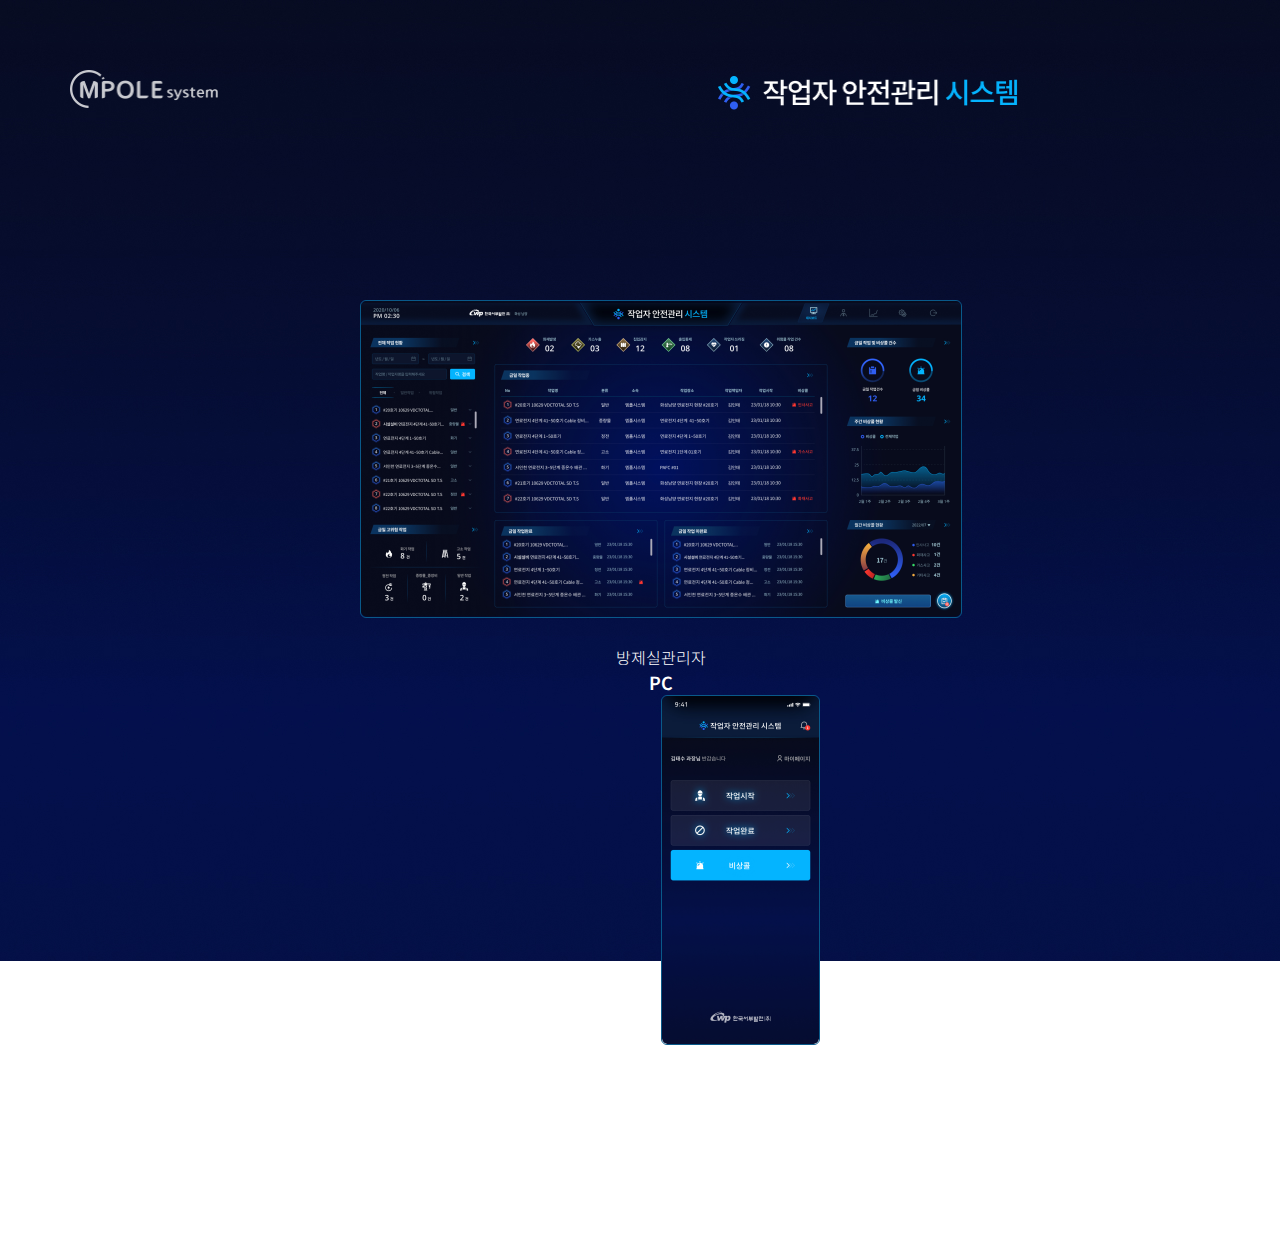
<file: index.html>
<!DOCTYPE html>
<html>
<head>
	<meta charset="UTF-8">
	<title>서부발전 작업자 안전관리 시스템 프로토타입</title>
	<style>
        @import url('https://fonts.googleapis.com/css2?family=Noto+Sans+KR:wght@100;300;400;500;700;900&display=swap');
        * {
            margin: 0px; padding: 0px;
            font-family: 'Noto Sans KR', sans-serif;
        }
        #wrap {
            background-image: url("img/bg.jpg");
            width: 100%;
            height: 961px;
            background-color: #080B1C;
                 
        }
        header {
/*            background-color: red;*/
            width: 1600px;
            margin: 0 auto;  
            padding: 70px;
            position: relative;
            
        }
        header .img1 {
            width: 148px;
            margin-right: 500px
        }
        header img {
            width: 303px;
            float: left;
        }
        
        
        header .img3{
            width: 148px;
            position: absolute;
            right: 70px;
        }
        main {
/*          background-color: red;*/
            color: #fff;
            padding: 160px 460px 120px 360px;
            margin: 0 auto;
            text-align: center;
        }
        main .pc {
            float: left;   
        }
        main .pc:hover img,main .mobile:hover img{
            box-shadow: 0px 0px 20px #04B4FF;
            color: #04B4FF;
            transition: all 0.3s;
            
        }
        main .pc:hover a,main .mobile:hover a{
            transition: all 0.3s;
            color: #04B4FF;
           
            
        }
        main .mobile {
             float: right;
        }
        main .pc img{
            width: 600px;
            border-radius: 6px;
            margin-bottom: 20px;
            border: 1px solid #095989;
        }
         main .mobile img{
            width: 157px;
            border-radius: 6px;
            margin-bottom: 20px;
            border: 1px solid #095989;
        }
        main:after {
            content: "";
            display:block;
            clear: both;
        }

        main .pc a,main .mobile a {
            text-decoration: none;
            color: white;
            font-size: 18px;
            font-weight: 600;
        }
/*
         main .mobile a {
            text-decoration: none;
            color: white;
            font-weight: 600;
        }
*/
        .pc span,.mobile span {
            font-size: 16px;
            font-weight: 300;
        }
    </style>
</head>
<body>
    <div id="wrap">
       <header>
          <img class="img1" src="img/00_img1.png">
          <div class="img2"><img src="img/01_img.png"></div>
          <img class="img3" src="img/03_img.png">
       </header>
       <main>
           <div class="pc">
               <a href="https://www.figma.com/proto/3DiqnIJWkSGje1g73hRJyf/%EC%84%9C%EB%B6%80%EB%B0%9C%EC%A0%84_%EC%9E%91%EC%97%85%EC%9E%90%EC%95%88%EC%A0%84%EA%B4%80%EB%A6%AC_Blue?page-id=1047%3A29655&node-id=1057%3A31745&viewport=406%2C441%2C0.06&scaling=min-zoom&starting-point-node-id=1060%3A35536" target="_blank"><img src="img/04_img2.png">
               <p><span>방제실관리자</span><br> PC</p></a>
           </div>
           <div class="mobile">
               <a href="https://www.figma.com/proto/3DiqnIJWkSGje1g73hRJyf/%EC%84%9C%EB%B6%80%EB%B0%9C%EC%A0%84_%EC%9E%91%EC%97%85%EC%9E%90%EC%95%88%EC%A0%84%EA%B4%80%EB%A6%AC_Blue?page-id=376%3A6310&node-id=376%3A7577&viewport=2480%2C7701%2C1&scaling=scale-down&starting-point-node-id=376%3A6652" target="_blank"><img src="img/05_img.png">
               <p><span>작업책임자</span><br> Mobile</p></a>
           </div>
           
       </main>
        
    </div>
	
	
	
</body>
</html>
</file>
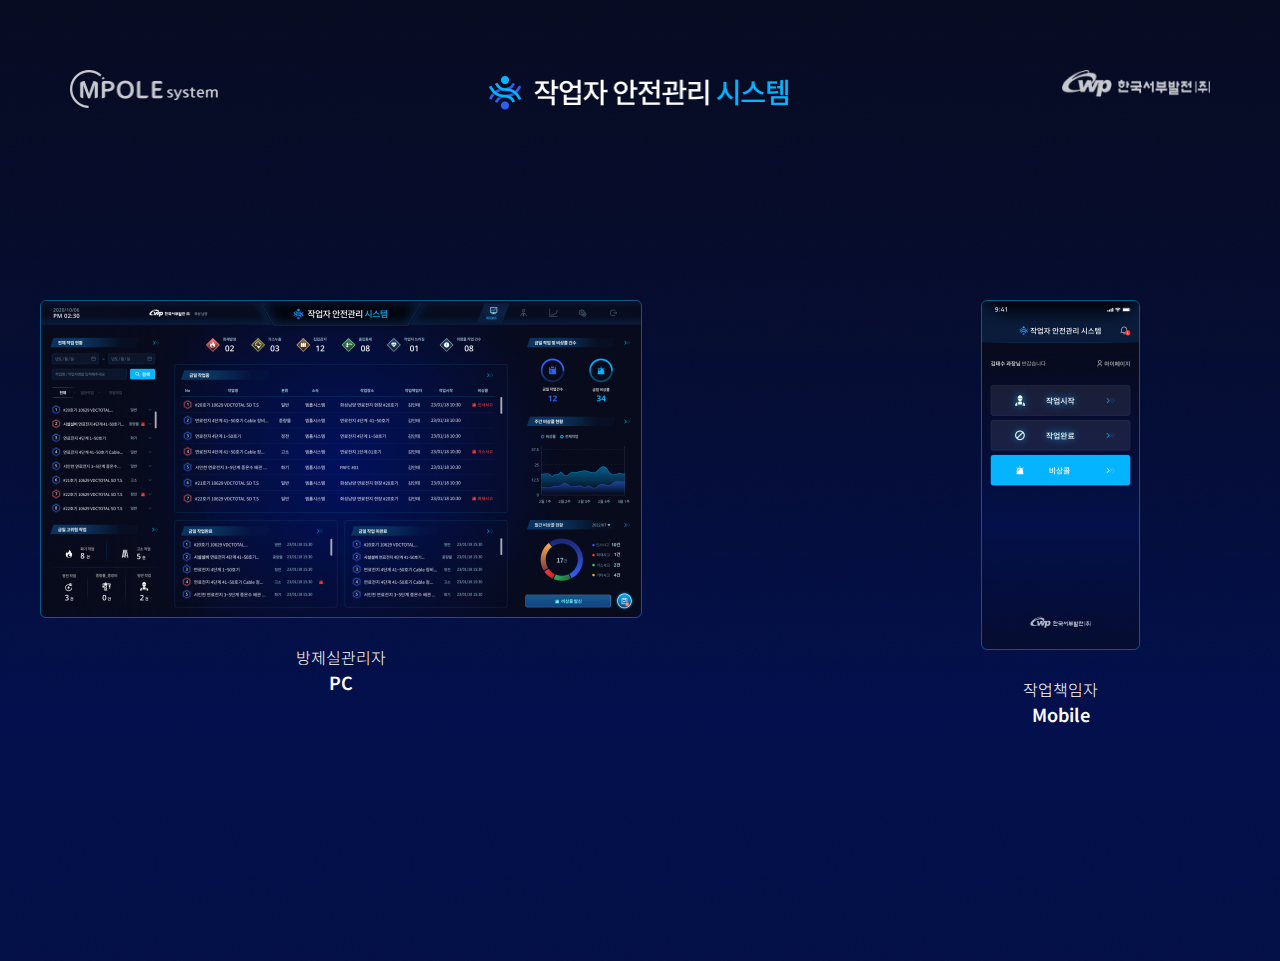
<file: wp/index.html>
<!DOCTYPE html>
<html>
<head>
	<meta charset="UTF-8">
	<title>서부발전 작업자 안전관리 시스템 프로토타입</title>
	<style>
        @import url('https://fonts.googleapis.com/css2?family=Noto+Sans+KR:wght@100;300;400;500;700;900&display=swap');
        * {
            margin: 0px; padding: 0px;
            font-family: 'Noto Sans KR', sans-serif;
        }
        #wrap {
            background-image: url("img/bg.jpg");
            width: 100%;
            height: 961px;
            background-color: #080B1C;
                 
        }
        header {
            width: 100%;
            margin: 0 auto;
            padding-top: 70px;
            
            
            position: relative;
            
        }
        header .img1 {
            position: absolute;
            left: 70px;
            width: 148px;
            margin-right: 500px
        }
        header .img2 img {
            
            width: 303px;
            float: left;
        }
        header .img2 {
            width: 303px;
            margin: 0 auto;
        }
        
        
        header .img3{
            width: 148px;
            position: absolute;
            right: 70px;
        }
        main {
            width: 1200px;
            color: #fff;
            padding-top: 230px;
/*            padding: 160px 460px 120px 360px;*/
            margin: 0 auto;
            text-align: center;
        }
        main .pc {
            float: left;
            padding-left: 0px;
        }
        main .pc:hover img,main .mobile:hover img{
            box-shadow: 0px 0px 20px #04B4FF;
            color: #04B4FF;
            transition: all 0.3s;
            
        }
        main .pc:hover a,main .mobile:hover a{
            transition: all 0.3s;
            color: #04B4FF;
           
            
        }
        main .mobile {
             float: right;
            padding-right: 100px;
        }
        main .pc img{
            width: 600px;
            border-radius: 6px;
            margin-bottom: 20px;
            border: 1px solid #095989;
        }
         main .mobile img{
            width: 157px;
            border-radius: 6px;
            margin-bottom: 20px;
            border: 1px solid #095989;
        }
        main:after {
            content: "";
            display:block;
            clear: both;
        }

        main .pc a,main .mobile a {
            text-decoration: none;
            color: white;
            font-size: 18px;
            font-weight: 600;
        }
/*
         main .mobile a {
            text-decoration: none;
            color: white;
            font-weight: 600;
        }
*/
        .pc span,.mobile span {
            font-size: 16px;
            font-weight: 300;
        }
    </style>
</head>
<body>
    <div id="wrap">
       <header>
          <img class="img1" src="img/00_img1.png">
          <div class="img2"><img src="img/01_img.png"></div>
          <img class="img3" src="img/03_img.png">
       </header>
       <main>
           <div class="pc">
               <a href="https://www.figma.com/proto/3DiqnIJWkSGje1g73hRJyf/%EC%84%9C%EB%B6%80%EB%B0%9C%EC%A0%84_%EC%9E%91%EC%97%85%EC%9E%90%EC%95%88%EC%A0%84%EA%B4%80%EB%A6%AC_Blue?page-id=1047%3A29655&node-id=1057%3A31745&viewport=406%2C441%2C0.06&scaling=min-zoom&starting-point-node-id=1060%3A35536" target="_blank"><img src="img/04_img2.png">
               <p><span>방제실관리자</span><br> PC</p></a>
           </div>
           <div class="mobile">
               <a href="https://www.figma.com/proto/3DiqnIJWkSGje1g73hRJyf/%EC%84%9C%EB%B6%80%EB%B0%9C%EC%A0%84_%EC%9E%91%EC%97%85%EC%9E%90%EC%95%88%EC%A0%84%EA%B4%80%EB%A6%AC_Blue?page-id=376%3A6310&node-id=376%3A7577&viewport=2480%2C7701%2C1&scaling=scale-down&starting-point-node-id=376%3A6652" target="_blank"><img src="img/05_img.png">
               <p><span>작업책임자</span><br> Mobile</p></a>
           </div>
           
       </main>
        
    </div>
	
	
	
</body>
</html>
</file>
